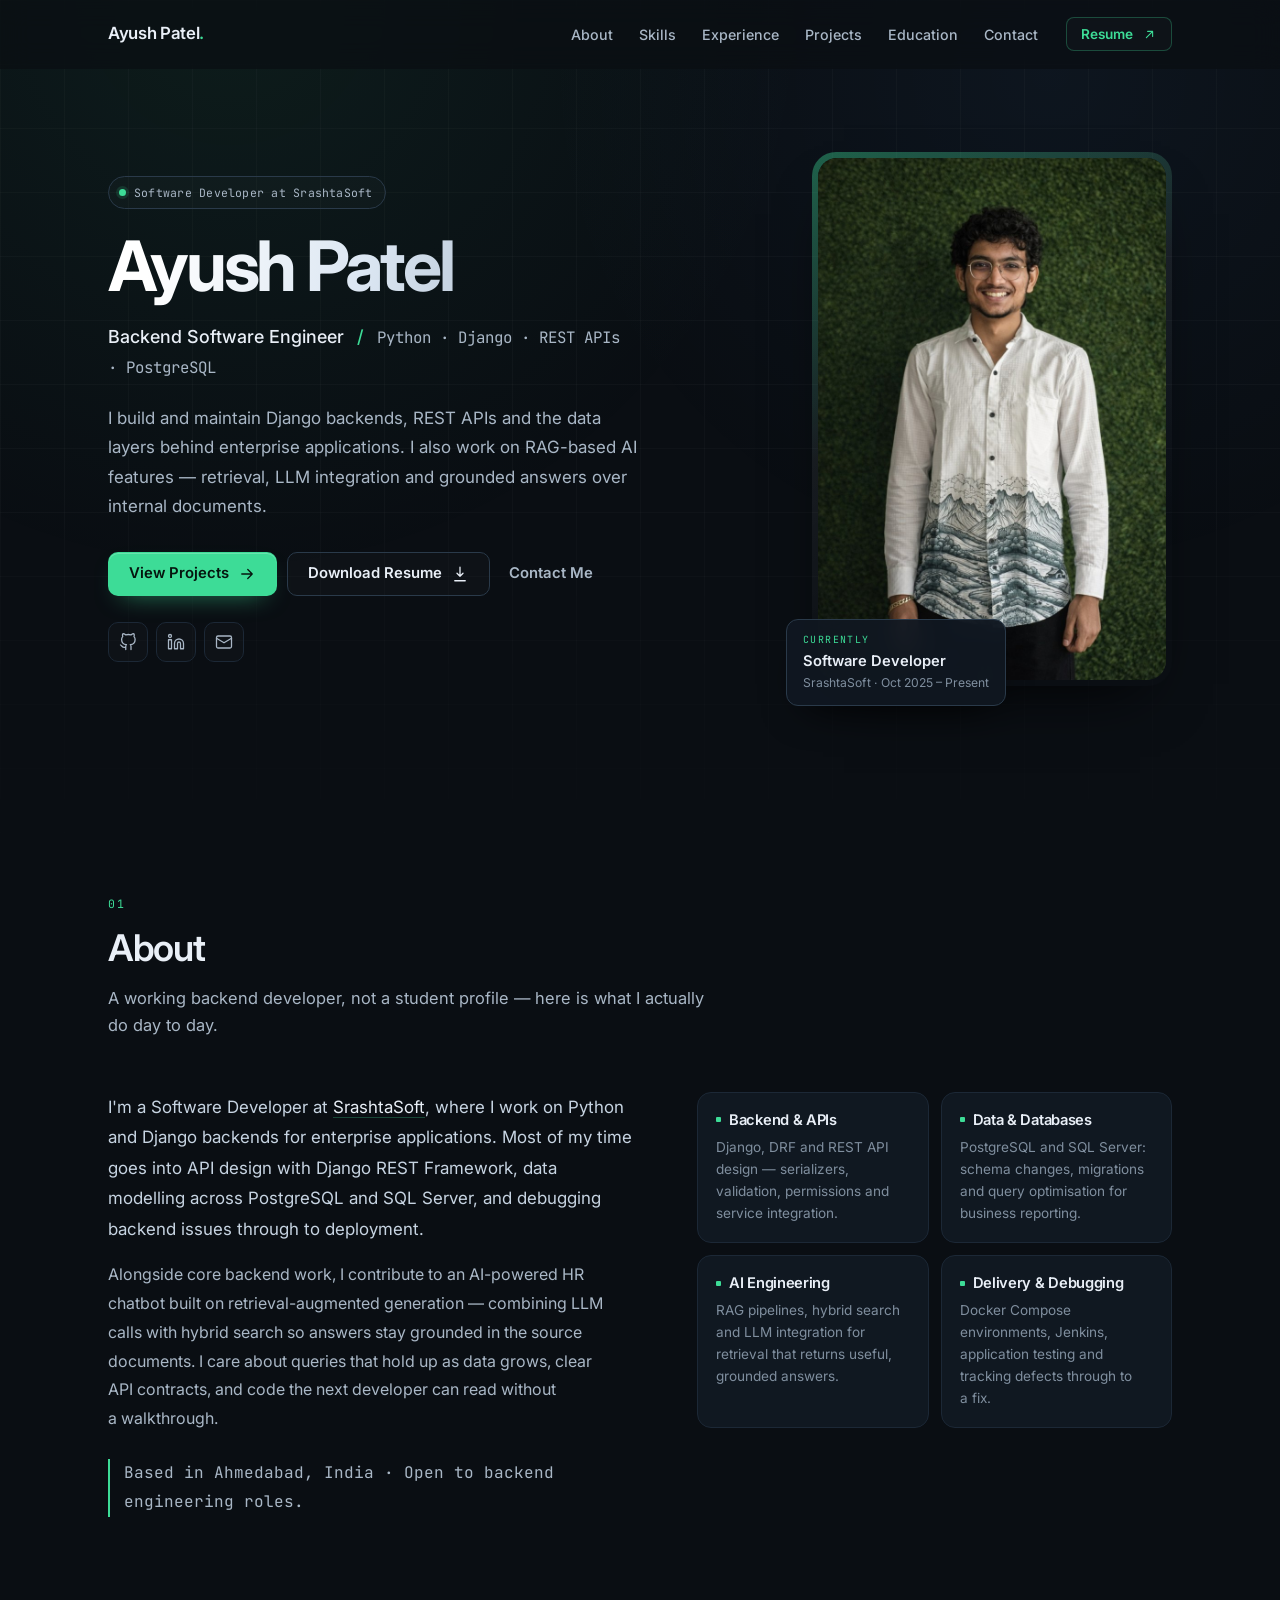
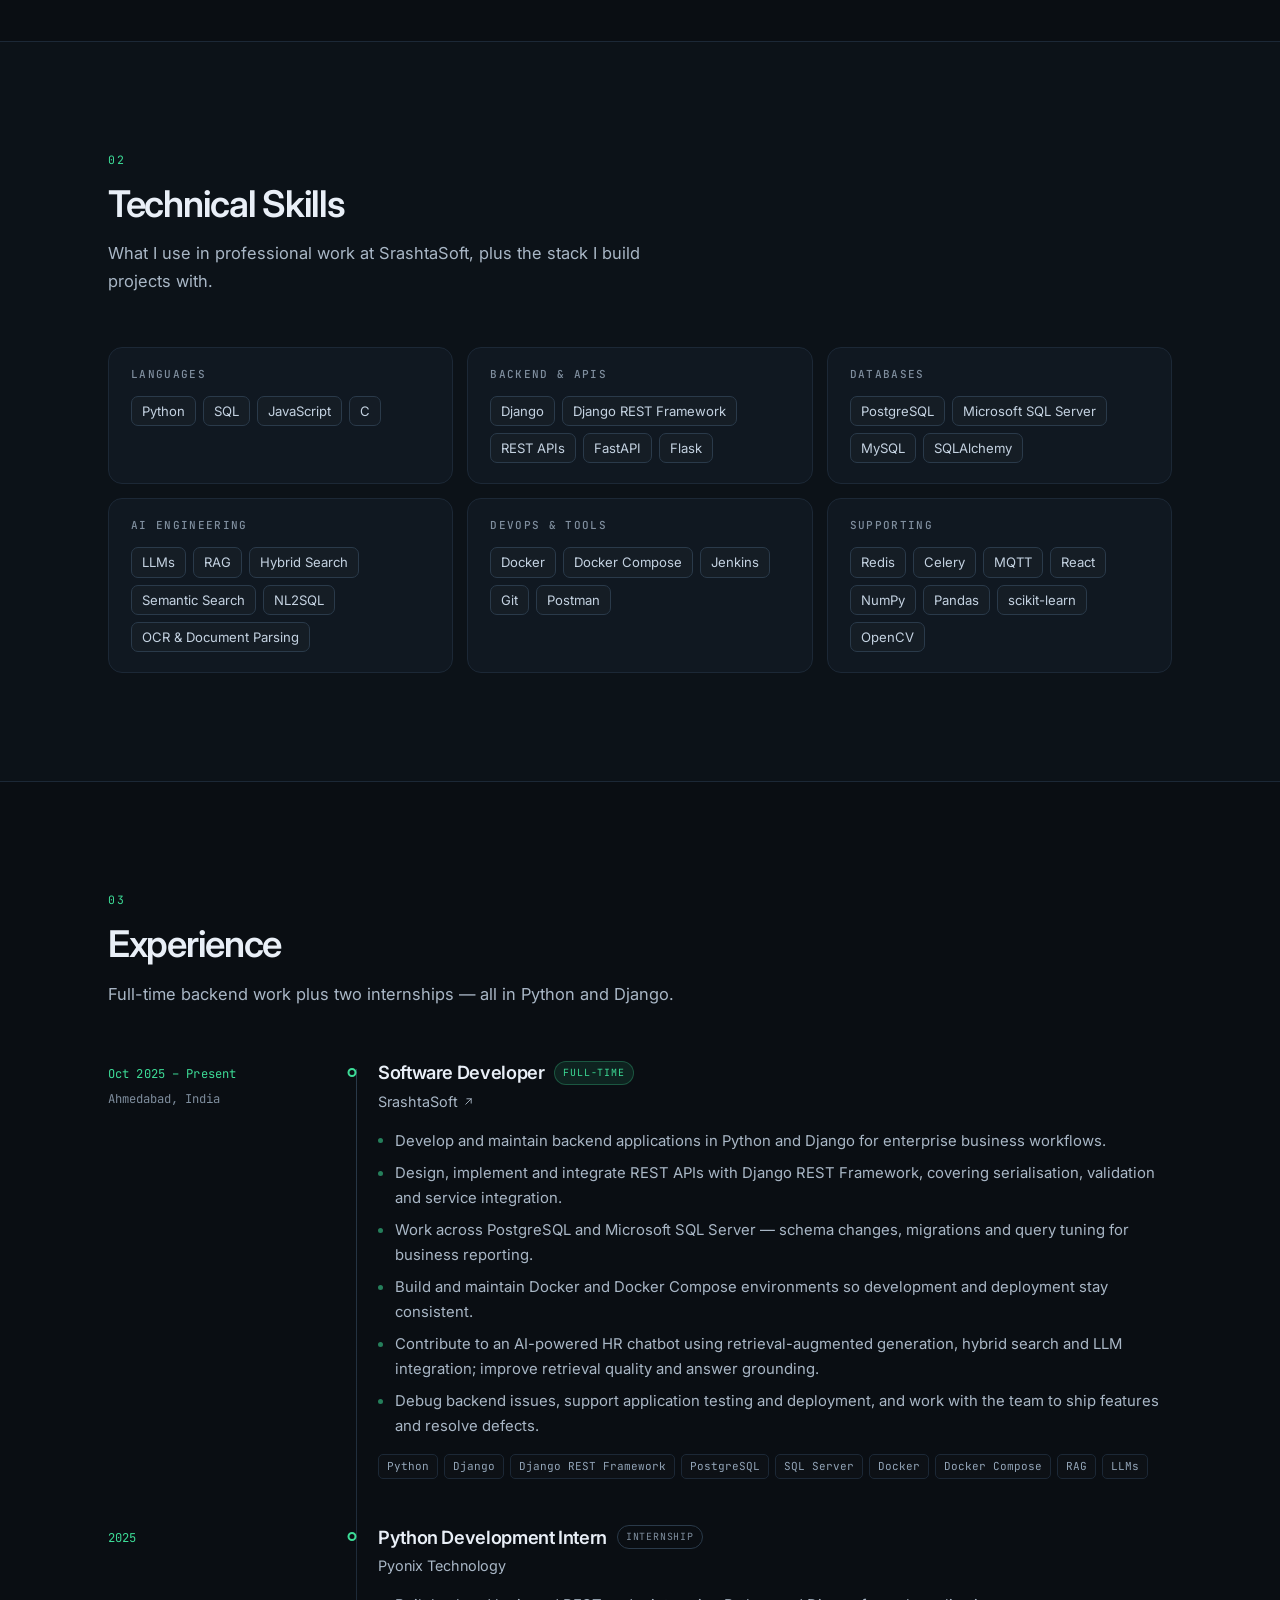
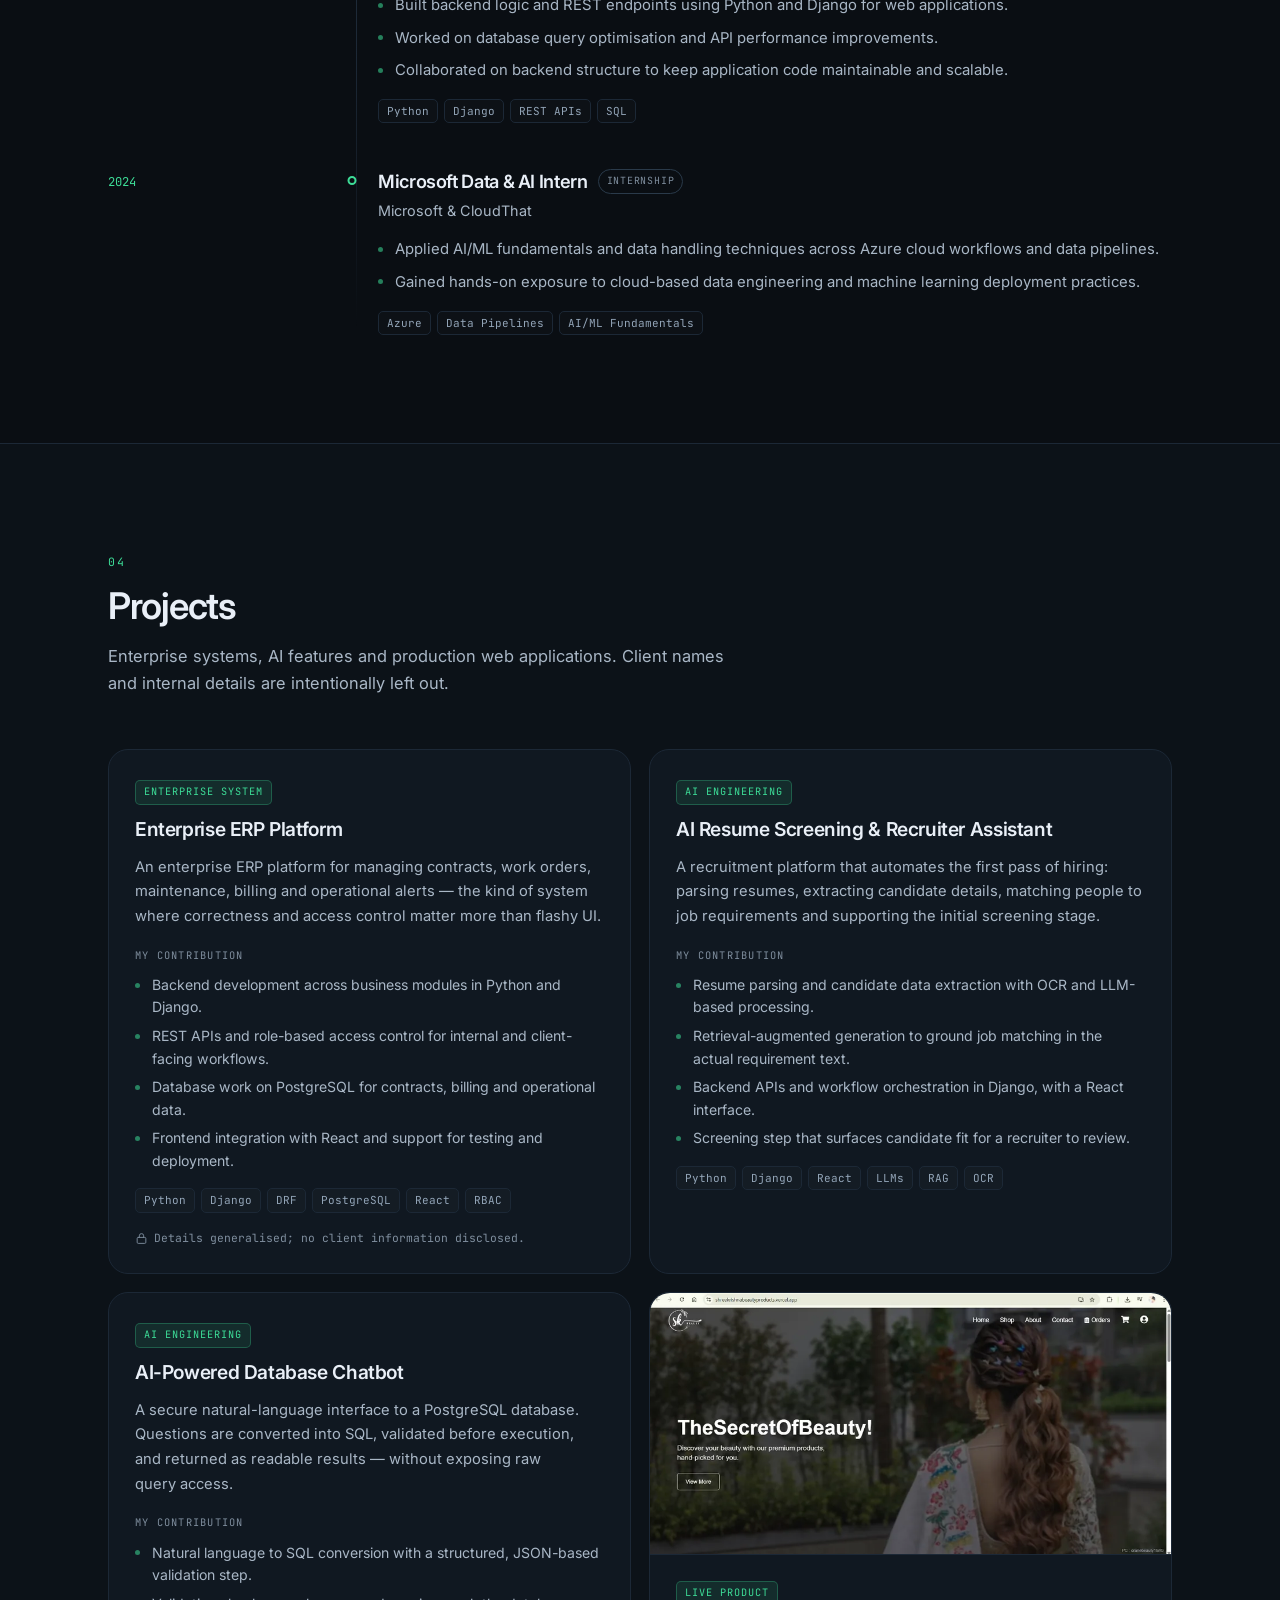
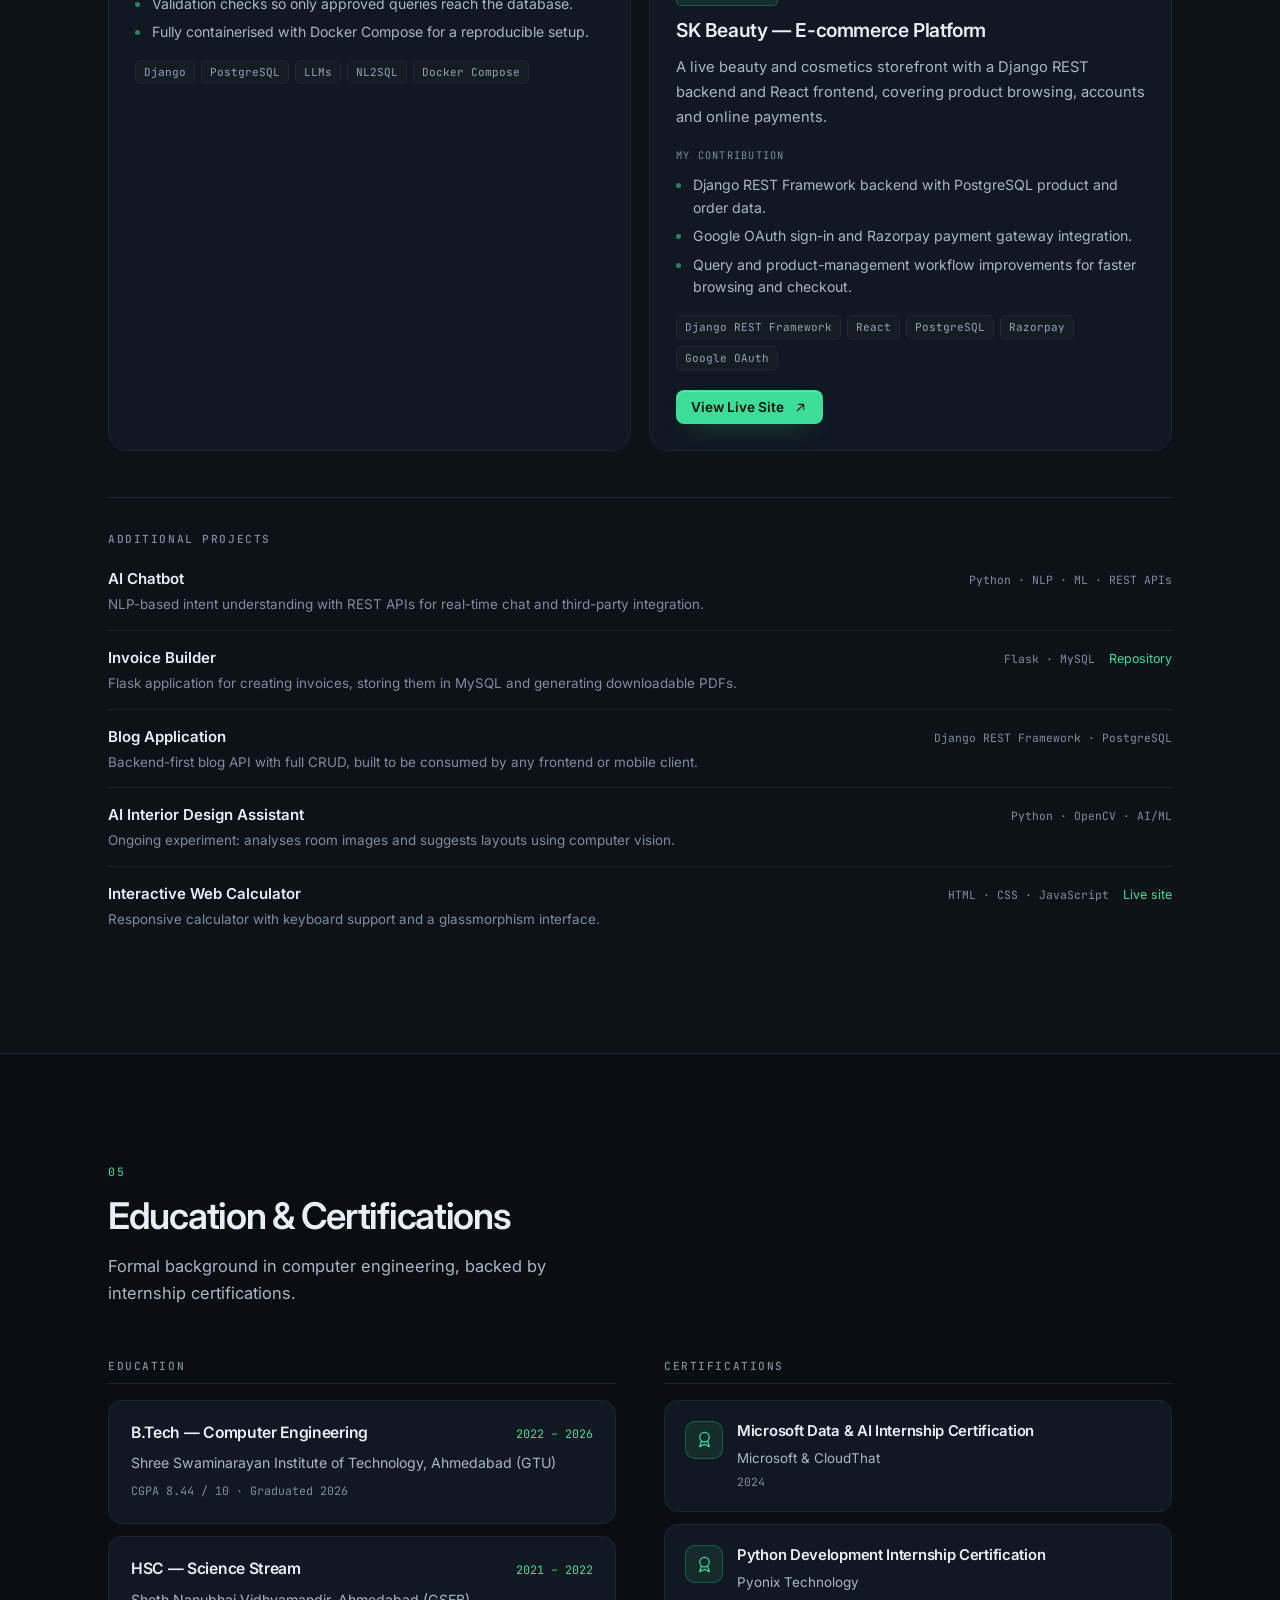
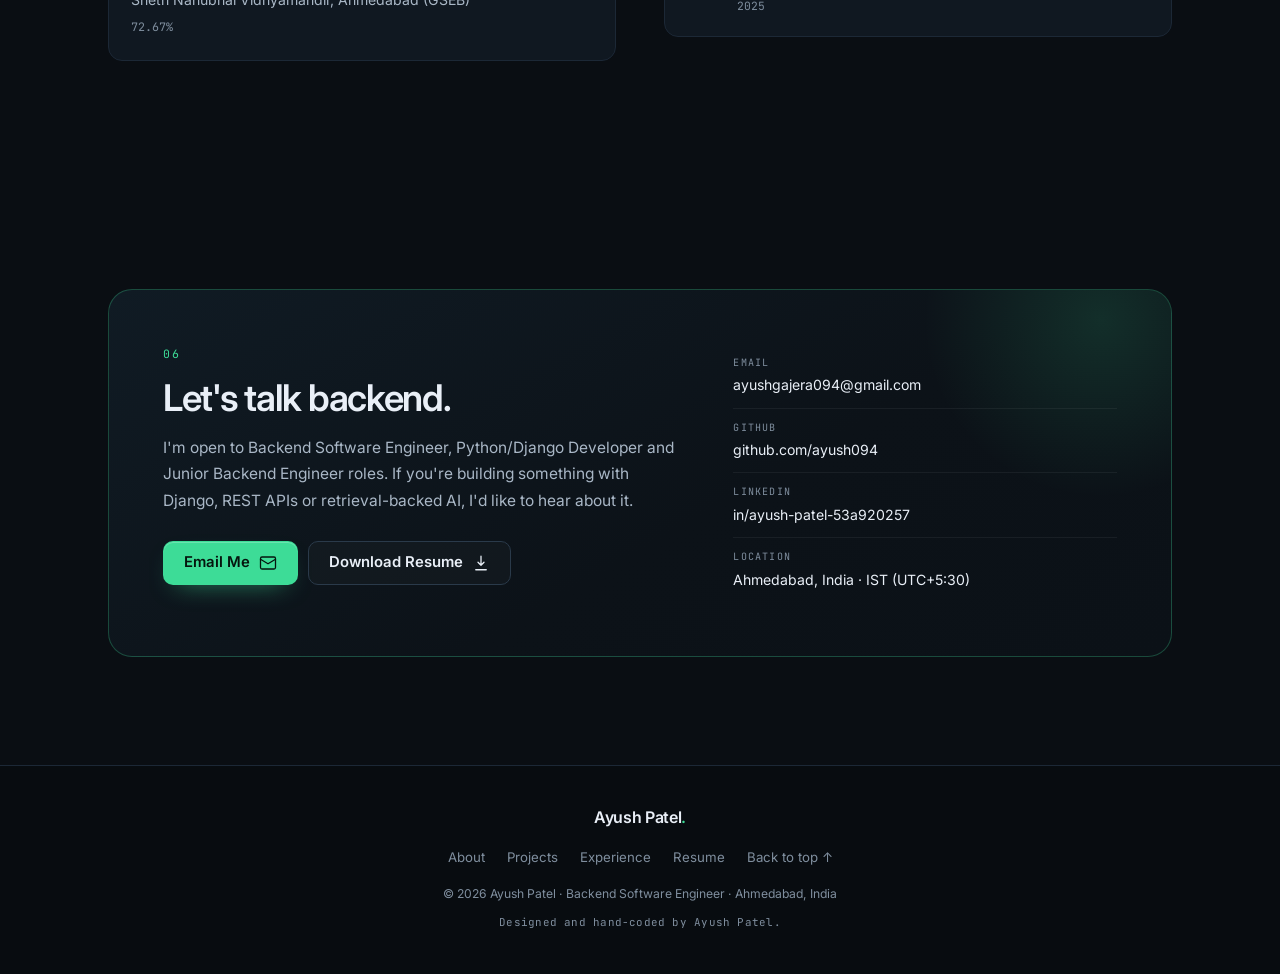
<file: index.html>
<!DOCTYPE html>
<html lang="en">

<head>
    <meta charset="UTF-8">
    <meta name="viewport" content="width=device-width, initial-scale=1.0">

    <title>Ayush Patel — Backend Software Engineer | Python &amp; Django</title>
    <meta name="description"
        content="Ayush Patel is a backend software developer in Ahmedabad, India. Django and DRF backends, REST APIs, PostgreSQL data layers and RAG/LLM integration at SrashtaSoft.">
    <meta name="author" content="Ayush Patel">
    <link rel="canonical" href="https://buildwithayush.in/">
    <meta name="theme-color" content="#0a0e13">
    <meta name="robots" content="index, follow">

    <!-- Open Graph -->
    <meta property="og:type" content="website">
    <meta property="og:locale" content="en_IN">
    <meta property="og:site_name" content="Ayush Patel">
    <meta property="og:title" content="Ayush Patel — Backend Software Engineer">
    <meta property="og:description"
        content="Python and Django backend developer working on REST APIs, PostgreSQL/SQL Server data layers and RAG-based AI features at SrashtaSoft.">
    <meta property="og:url" content="https://buildwithayush.in/">
    <meta property="og:image" content="https://buildwithayush.in/assets/og-image.png">
    <meta property="og:image:width" content="1200">
    <meta property="og:image:height" content="630">
    <meta property="og:image:alt" content="Ayush Patel — Backend Software Engineer, Python, Django, REST APIs, PostgreSQL">

    <!-- Twitter -->
    <meta name="twitter:card" content="summary_large_image">
    <meta name="twitter:title" content="Ayush Patel — Backend Software Engineer">
    <meta name="twitter:description"
        content="Python and Django backend developer working on REST APIs, PostgreSQL/SQL Server data layers and RAG-based AI features at SrashtaSoft.">
    <meta name="twitter:image" content="https://buildwithayush.in/assets/og-image.png">

    <!-- Icons -->
    <link rel="icon" href="assets/favicon.svg" type="image/svg+xml">
    <link rel="icon" href="assets/favicon-32.png" sizes="32x32" type="image/png">
    <link rel="apple-touch-icon" href="assets/apple-touch-icon.png">
    <link rel="manifest" href="site.webmanifest">

    <!-- Fonts -->
    <link rel="preconnect" href="https://fonts.googleapis.com">
    <link rel="preconnect" href="https://fonts.gstatic.com" crossorigin>
    <link
        href="https://fonts.googleapis.com/css2?family=Inter:wght@400;500;600;700&family=JetBrains+Mono:wght@400;500&display=swap"
        rel="stylesheet">

    <link rel="stylesheet" href="styles.css">
    <script>document.documentElement.classList.add('js');</script>

    <script type="application/ld+json">
    {
        "@context": "https://schema.org",
        "@type": "Person",
        "name": "Ayush Patel",
        "description": "Backend software developer in Ahmedabad, India, building Django and DRF backends, REST APIs and PostgreSQL data layers.",
        "mainEntityOfPage": {
            "@type": "WebPage",
            "@id": "https://buildwithayush.in/"
        },
        "url": "https://buildwithayush.in/",
        "image": "https://buildwithayush.in/assets/profile.jpg",
        "email": "mailto:ayushgajera094@gmail.com",
        "jobTitle": "Software Developer",
        "worksFor": {
            "@type": "Organization",
            "name": "SrashtaSoft",
            "url": "https://srashtasoft.com/"
        },
        "address": {
            "@type": "PostalAddress",
            "addressLocality": "Ahmedabad",
            "addressRegion": "Gujarat",
            "addressCountry": "IN"
        },
        "alumniOf": {
            "@type": "CollegeOrUniversity",
            "name": "Shree Swaminarayan Institute of Technology, Ahmedabad (GTU)"
        },
        "knowsAbout": [
            "Python", "Django", "Django REST Framework", "REST API development",
            "PostgreSQL", "Microsoft SQL Server", "Docker", "Retrieval-Augmented Generation",
            "Large Language Models", "Hybrid Search"
        ],
        "sameAs": [
            "https://github.com/ayush094",
            "https://www.linkedin.com/in/ayush-patel-53a920257"
        ]
    }
    </script>
</head>

<body id="top">
    <a class="skip-link" href="#main">Skip to content</a>

    <div class="cursor-glow" aria-hidden="true"></div>
    <div class="cursor-ring" aria-hidden="true"></div>

    <header class="site-header">
        <div class="container header-inner">
            <a class="brand" href="#top" aria-label="Ayush Patel — home">
                Ayush Patel<span class="brand-dot" aria-hidden="true">.</span>
            </a>

            <nav class="nav" id="primary-nav" aria-label="Primary">
                <ul class="nav-list">
                    <li><a href="#about">About</a></li>
                    <li><a href="#skills">Skills</a></li>
                    <li><a href="#experience">Experience</a></li>
                    <li><a href="#projects">Projects</a></li>
                    <li><a href="#education">Education</a></li>
                    <li><a href="#contact">Contact</a></li>
                </ul>
                <a class="btn btn-sm btn-outline nav-resume" href="assets/Ayush_Patel_Resume.pdf" target="_blank"
                    rel="noopener noreferrer">
                    Resume
                    <svg class="icon" viewBox="0 0 24 24" aria-hidden="true" focusable="false">
                        <path d="M7 17 17 7M9 7h8v8" />
                    </svg>
                </a>
            </nav>

            <button class="nav-toggle" id="nav-toggle" type="button" aria-expanded="false"
                aria-controls="primary-nav" aria-label="Open navigation menu">
                <span class="nav-toggle-bar" aria-hidden="true"></span>
                <span class="nav-toggle-bar" aria-hidden="true"></span>
            </button>
        </div>
    </header>

    <main id="main">

        <!-- Hero -->
        <section class="hero" aria-labelledby="hero-title">
            <div class="container hero-grid">
                <div class="hero-copy">
                    <p class="eyebrow">
                        <span class="status-dot" aria-hidden="true"></span>
                        Software Developer at SrashtaSoft
                    </p>

                    <h1 id="hero-title">Ayush Patel</h1>

                    <p class="hero-role">
                        Backend Software Engineer
                        <span class="hero-role-sep" aria-hidden="true">/</span>
                        <span class="hero-role-stack">Python · Django · REST APIs · PostgreSQL</span>
                    </p>

                    <p class="hero-summary">
                        I build and maintain Django backends, REST APIs and the data layers behind enterprise
                        applications. I also work on RAG-based AI features — retrieval, LLM integration and grounded
                        answers over internal documents.
                    </p>

                    <div class="hero-actions">
                        <a class="btn btn-primary" href="#projects">
                            View Projects
                            <svg class="icon" viewBox="0 0 24 24" aria-hidden="true" focusable="false">
                                <path d="M5 12h14m0 0-6-6m6 6-6 6" />
                            </svg>
                        </a>
                        <a class="btn btn-outline" href="assets/Ayush_Patel_Resume.pdf" download>
                            Download Resume
                            <svg class="icon" viewBox="0 0 24 24" aria-hidden="true" focusable="false">
                                <path d="M12 3v12m0 0 4-4m-4 4-4-4M5 21h14" />
                            </svg>
                        </a>
                        <a class="btn btn-ghost" href="#contact">Contact Me</a>
                    </div>

                    <div class="hero-social">
                        <a class="icon-link" href="https://github.com/ayush094" target="_blank"
                            rel="noopener noreferrer me" aria-label="GitHub profile (opens in a new tab)">
                            <svg viewBox="0 0 24 24" aria-hidden="true" focusable="false">
                                <path
                                    d="M9 19c-5 1.5-5-2.5-7-3m14 6v-3.87a3.37 3.37 0 0 0-.94-2.61c3.14-.35 6.44-1.54 6.44-7A5.44 5.44 0 0 0 20 4.77 5.07 5.07 0 0 0 19.91 1S18.73.65 16 2.48a13.38 13.38 0 0 0-7 0C6.27.65 5.09 1 5.09 1A5.07 5.07 0 0 0 5 4.77a5.44 5.44 0 0 0-1.5 3.78c0 5.42 3.3 6.61 6.44 7A3.37 3.37 0 0 0 9 18.13V22" />
                            </svg>
                        </a>
                        <a class="icon-link" href="https://www.linkedin.com/in/ayush-patel-53a920257" target="_blank"
                            rel="noopener noreferrer me" aria-label="LinkedIn profile (opens in a new tab)">
                            <svg viewBox="0 0 24 24" aria-hidden="true" focusable="false">
                                <path d="M16 8a6 6 0 0 1 6 6v7h-4v-7a2 2 0 0 0-4 0v7h-4v-7a6 6 0 0 1 6-6z" />
                                <rect x="2" y="9" width="4" height="12" />
                                <circle cx="4" cy="4" r="2" />
                            </svg>
                        </a>
                        <a class="icon-link" href="mailto:ayushgajera094@gmail.com" aria-label="Send an email">
                            <svg viewBox="0 0 24 24" aria-hidden="true" focusable="false">
                                <rect x="2" y="4" width="20" height="16" rx="2" />
                                <path d="m2 7 10 6 10-6" />
                            </svg>
                        </a>
                    </div>
                </div>

                <div class="hero-aside">
                    <div class="portrait-frame">
                        <img class="portrait" src="assets/profile.jpg" width="760" height="1140"
                            alt="Portrait of Ayush Patel" fetchpriority="high" decoding="async">
                    </div>
                    <div class="current-card">
                        <span class="current-label">Currently</span>
                        <p class="current-role">Software Developer</p>
                        <p class="current-meta">SrashtaSoft · Oct 2025 – Present</p>
                    </div>
                </div>
            </div>
        </section>

        <!-- About -->
        <section class="section" id="about" aria-labelledby="about-title">
            <div class="container">
                <div class="section-head">
                    <p class="section-index" aria-hidden="true">01</p>
                    <h2 id="about-title">About</h2>
                    <p class="section-lead">
                        A working backend developer, not a student profile — here is what I actually do day to day.
                    </p>
                </div>

                <div class="about-grid">
                    <div class="about-copy">
                        <p>
                            I'm a Software Developer at <a href="https://srashtasoft.com/" target="_blank"
                                rel="noopener noreferrer">SrashtaSoft</a>, where I work on Python and Django backends
                            for enterprise applications. Most of my time goes into API design with Django REST
                            Framework, data modelling across PostgreSQL and SQL Server, and debugging backend issues
                            through to deployment.
                        </p>
                        <p>
                            Alongside core backend work, I contribute to an AI-powered HR chatbot built on
                            retrieval-augmented generation — combining LLM calls with hybrid search so answers stay
                            grounded in the source documents. I care about queries that hold up as data grows, clear
                            API contracts, and code the next developer can read without a walkthrough.
                        </p>
                        <p class="about-note">
                            Based in Ahmedabad, India · Open to backend engineering roles.
                        </p>
                    </div>

                    <div class="focus-grid">
                        <article class="focus-card">
                            <h3>Backend &amp; APIs</h3>
                            <p>Django, DRF and REST API design — serializers, validation, permissions and service
                                integration.</p>
                        </article>
                        <article class="focus-card">
                            <h3>Data &amp; Databases</h3>
                            <p>PostgreSQL and SQL Server: schema changes, migrations and query optimisation for
                                business reporting.</p>
                        </article>
                        <article class="focus-card">
                            <h3>AI Engineering</h3>
                            <p>RAG pipelines, hybrid search and LLM integration for retrieval that returns useful,
                                grounded answers.</p>
                        </article>
                        <article class="focus-card">
                            <h3>Delivery &amp; Debugging</h3>
                            <p>Docker Compose environments, Jenkins, application testing and tracking defects through
                                to a fix.</p>
                        </article>
                    </div>
                </div>
            </div>
        </section>

        <!-- Skills -->
        <section class="section section-alt" id="skills" aria-labelledby="skills-title">
            <div class="container">
                <div class="section-head">
                    <p class="section-index" aria-hidden="true">02</p>
                    <h2 id="skills-title">Technical Skills</h2>
                    <p class="section-lead">
                        What I use in professional work at SrashtaSoft, plus the stack I build projects with.
                    </p>
                </div>

                <div class="skills-grid">
                    <article class="skill-card">
                        <h3>Languages</h3>
                        <ul class="chip-list">
                            <li>Python</li>
                            <li>SQL</li>
                            <li>JavaScript</li>
                            <li>C</li>
                        </ul>
                    </article>

                    <article class="skill-card">
                        <h3>Backend &amp; APIs</h3>
                        <ul class="chip-list">
                            <li>Django</li>
                            <li>Django REST Framework</li>
                            <li>REST APIs</li>
                            <li>FastAPI</li>
                            <li>Flask</li>
                        </ul>
                    </article>

                    <article class="skill-card">
                        <h3>Databases</h3>
                        <ul class="chip-list">
                            <li>PostgreSQL</li>
                            <li>Microsoft SQL Server</li>
                            <li>MySQL</li>
                            <li>SQLAlchemy</li>
                        </ul>
                    </article>

                    <article class="skill-card">
                        <h3>AI Engineering</h3>
                        <ul class="chip-list">
                            <li>LLMs</li>
                            <li>RAG</li>
                            <li>Hybrid Search</li>
                            <li>Semantic Search</li>
                            <li>NL2SQL</li>
                            <li>OCR &amp; Document Parsing</li>
                        </ul>
                    </article>

                    <article class="skill-card">
                        <h3>DevOps &amp; Tools</h3>
                        <ul class="chip-list">
                            <li>Docker</li>
                            <li>Docker Compose</li>
                            <li>Jenkins</li>
                            <li>Git</li>
                            <li>Postman</li>
                        </ul>
                    </article>

                    <article class="skill-card">
                        <h3>Supporting</h3>
                        <ul class="chip-list">
                            <li>Redis</li>
                            <li>Celery</li>
                            <li>MQTT</li>
                            <li>React</li>
                            <li>NumPy</li>
                            <li>Pandas</li>
                            <li>scikit-learn</li>
                            <li>OpenCV</li>
                        </ul>
                    </article>
                </div>
            </div>
        </section>

        <!-- Experience -->
        <section class="section" id="experience" aria-labelledby="experience-title">
            <div class="container">
                <div class="section-head">
                    <p class="section-index" aria-hidden="true">03</p>
                    <h2 id="experience-title">Experience</h2>
                    <p class="section-lead">
                        Full-time backend work plus two internships — all in Python and Django.
                    </p>
                </div>

                <ol class="timeline">
                    <li class="timeline-item">
                        <div class="timeline-meta">
                            <span class="timeline-period">Oct 2025 – Present</span>
                            <span class="timeline-place">Ahmedabad, India</span>
                        </div>
                        <div class="timeline-body">
                            <div class="timeline-head">
                                <h3>Software Developer</h3>
                                <span class="pill pill-accent">Full-time</span>
                            </div>
                            <p class="timeline-company">
                                <a href="https://srashtasoft.com/" target="_blank" rel="noopener noreferrer">
                                    SrashtaSoft
                                    <svg class="icon icon-xs" viewBox="0 0 24 24" aria-hidden="true"
                                        focusable="false">
                                        <path d="M7 17 17 7M9 7h8v8" />
                                    </svg>
                                </a>
                            </p>
                            <ul class="bullet-list">
                                <li>Develop and maintain backend applications in Python and Django for enterprise
                                    business workflows.</li>
                                <li>Design, implement and integrate REST APIs with Django REST Framework, covering
                                    serialisation, validation and service integration.</li>
                                <li>Work across PostgreSQL and Microsoft SQL Server — schema changes, migrations and
                                    query tuning for business reporting.</li>
                                <li>Build and maintain Docker and Docker Compose environments so development and
                                    deployment stay consistent.</li>
                                <li>Contribute to an AI-powered HR chatbot using retrieval-augmented generation, hybrid
                                    search and LLM integration; improve retrieval quality and answer grounding.</li>
                                <li>Debug backend issues, support application testing and deployment, and work with the
                                    team to ship features and resolve defects.</li>
                            </ul>
                            <ul class="tech-list" aria-label="Technologies used">
                                <li>Python</li>
                                <li>Django</li>
                                <li>Django REST Framework</li>
                                <li>PostgreSQL</li>
                                <li>SQL Server</li>
                                <li>Docker</li>
                                <li>Docker Compose</li>
                                <li>RAG</li>
                                <li>LLMs</li>
                            </ul>
                        </div>
                    </li>

                    <li class="timeline-item">
                        <div class="timeline-meta">
                            <span class="timeline-period">2025</span>
                        </div>
                        <div class="timeline-body">
                            <div class="timeline-head">
                                <h3>Python Development Intern</h3>
                                <span class="pill">Internship</span>
                            </div>
                            <p class="timeline-company">Pyonix Technology</p>
                            <ul class="bullet-list">
                                <li>Built backend logic and REST endpoints using Python and Django for web
                                    applications.</li>
                                <li>Worked on database query optimisation and API performance improvements.</li>
                                <li>Collaborated on backend structure to keep application code maintainable and
                                    scalable.</li>
                            </ul>
                            <ul class="tech-list" aria-label="Technologies used">
                                <li>Python</li>
                                <li>Django</li>
                                <li>REST APIs</li>
                                <li>SQL</li>
                            </ul>
                        </div>
                    </li>

                    <li class="timeline-item">
                        <div class="timeline-meta">
                            <span class="timeline-period">2024</span>
                        </div>
                        <div class="timeline-body">
                            <div class="timeline-head">
                                <h3>Microsoft Data &amp; AI Intern</h3>
                                <span class="pill">Internship</span>
                            </div>
                            <p class="timeline-company">Microsoft &amp; CloudThat</p>
                            <ul class="bullet-list">
                                <li>Applied AI/ML fundamentals and data handling techniques across Azure cloud
                                    workflows and data pipelines.</li>
                                <li>Gained hands-on exposure to cloud-based data engineering and machine learning
                                    deployment practices.</li>
                            </ul>
                            <ul class="tech-list" aria-label="Technologies used">
                                <li>Azure</li>
                                <li>Data Pipelines</li>
                                <li>AI/ML Fundamentals</li>
                            </ul>
                        </div>
                    </li>
                </ol>
            </div>
        </section>

        <!-- Projects -->
        <section class="section section-alt" id="projects" aria-labelledby="projects-title">
            <div class="container">
                <div class="section-head">
                    <p class="section-index" aria-hidden="true">04</p>
                    <h2 id="projects-title">Projects</h2>
                    <p class="section-lead">
                        Enterprise systems, AI features and production web applications. Client names and internal
                        details are intentionally left out.
                    </p>
                </div>

                <div class="projects-grid">
                    <article class="project-card">
                        <div class="project-top">
                            <span class="project-type">Enterprise system</span>
                            <h3 class="project-title">Enterprise ERP Platform</h3>
                        </div>
                        <p class="project-desc">
                            An enterprise ERP platform for managing contracts, work orders, maintenance, billing and
                            operational alerts — the kind of system where correctness and access control matter more
                            than flashy UI.
                        </p>
                        <p class="project-label">My contribution</p>
                        <ul class="bullet-list bullet-list-sm">
                            <li>Backend development across business modules in Python and Django.</li>
                            <li>REST APIs and role-based access control for internal and client-facing workflows.</li>
                            <li>Database work on PostgreSQL for contracts, billing and operational data.</li>
                            <li>Frontend integration with React and support for testing and deployment.</li>
                        </ul>
                        <ul class="tech-list" aria-label="Technologies used">
                            <li>Python</li>
                            <li>Django</li>
                            <li>DRF</li>
                            <li>PostgreSQL</li>
                            <li>React</li>
                            <li>RBAC</li>
                        </ul>
                        <p class="project-note">
                            <svg class="icon icon-xs" viewBox="0 0 24 24" aria-hidden="true" focusable="false">
                                <rect x="4" y="10" width="16" height="11" rx="2" />
                                <path d="M8 10V7a4 4 0 0 1 8 0v3" />
                            </svg>
                            Details generalised; no client information disclosed.
                        </p>
                    </article>

                    <article class="project-card">
                        <div class="project-top">
                            <span class="project-type">AI engineering</span>
                            <h3 class="project-title">AI Resume Screening &amp; Recruiter Assistant</h3>
                        </div>
                        <p class="project-desc">
                            A recruitment platform that automates the first pass of hiring: parsing resumes, extracting
                            candidate details, matching people to job requirements and supporting the initial screening
                            stage.
                        </p>
                        <p class="project-label">My contribution</p>
                        <ul class="bullet-list bullet-list-sm">
                            <li>Resume parsing and candidate data extraction with OCR and LLM-based processing.</li>
                            <li>Retrieval-augmented generation to ground job matching in the actual requirement text.</li>
                            <li>Backend APIs and workflow orchestration in Django, with a React interface.</li>
                            <li>Screening step that surfaces candidate fit for a recruiter to review.</li>
                        </ul>
                        <ul class="tech-list" aria-label="Technologies used">
                            <li>Python</li>
                            <li>Django</li>
                            <li>React</li>
                            <li>LLMs</li>
                            <li>RAG</li>
                            <li>OCR</li>
                        </ul>
                    </article>

                    <article class="project-card">
                        <div class="project-top">
                            <span class="project-type">AI engineering</span>
                            <h3 class="project-title">AI-Powered Database Chatbot</h3>
                        </div>
                        <p class="project-desc">
                            A secure natural-language interface to a PostgreSQL database. Questions are converted into
                            SQL, validated before execution, and returned as readable results — without exposing raw
                            query access.
                        </p>
                        <p class="project-label">My contribution</p>
                        <ul class="bullet-list bullet-list-sm">
                            <li>Natural language to SQL conversion with a structured, JSON-based validation step.</li>
                            <li>Validation checks so only approved queries reach the database.</li>
                            <li>Fully containerised with Docker Compose for a reproducible setup.</li>
                        </ul>
                        <ul class="tech-list" aria-label="Technologies used">
                            <li>Django</li>
                            <li>PostgreSQL</li>
                            <li>LLMs</li>
                            <li>NL2SQL</li>
                            <li>Docker Compose</li>
                        </ul>
                    </article>

                    <article class="project-card">
                        <a class="project-media" href="https://shreekrishnabeautyproducts.vercel.app/" target="_blank"
                            rel="noopener noreferrer" aria-label="Open the SK Beauty live site (opens in a new tab)">
                            <picture>
                                <source srcset="assets/shree-krishna-preview.webp" type="image/webp">
                                <img src="assets/shree-krishna-preview.png" width="900" height="450"
                                    alt="Screenshot of the SK Beauty e-commerce storefront" loading="lazy"
                                    decoding="async">
                            </picture>
                        </a>
                        <div class="project-top">
                            <span class="project-type">Live product</span>
                            <h3 class="project-title">SK Beauty — E-commerce Platform</h3>
                        </div>
                        <p class="project-desc">
                            A live beauty and cosmetics storefront with a Django REST backend and React frontend,
                            covering product browsing, accounts and online payments.
                        </p>
                        <p class="project-label">My contribution</p>
                        <ul class="bullet-list bullet-list-sm">
                            <li>Django REST Framework backend with PostgreSQL product and order data.</li>
                            <li>Google OAuth sign-in and Razorpay payment gateway integration.</li>
                            <li>Query and product-management workflow improvements for faster browsing and checkout.</li>
                        </ul>
                        <ul class="tech-list" aria-label="Technologies used">
                            <li>Django REST Framework</li>
                            <li>React</li>
                            <li>PostgreSQL</li>
                            <li>Razorpay</li>
                            <li>Google OAuth</li>
                        </ul>
                        <div class="project-links">
                            <a class="btn btn-sm btn-primary" href="https://shreekrishnabeautyproducts.vercel.app/"
                                target="_blank" rel="noopener noreferrer">
                                View Live Site
                                <svg class="icon icon-xs" viewBox="0 0 24 24" aria-hidden="true" focusable="false">
                                    <path d="M7 17 17 7M9 7h8v8" />
                                </svg>
                            </a>
                        </div>
                    </article>
                </div>

                <div class="more-projects">
                    <h3 class="more-title">Additional projects</h3>
                    <ul class="more-list">
                        <li>
                            <div>
                                <p class="more-name">AI Chatbot</p>
                                <p class="more-desc">NLP-based intent understanding with REST APIs for real-time chat
                                    and third-party integration.</p>
                            </div>
                            <p class="more-tech">Python · NLP · ML · REST APIs</p>
                        </li>
                        <li>
                            <div>
                                <p class="more-name">Invoice Builder</p>
                                <p class="more-desc">Flask application for creating invoices, storing them in MySQL and
                                    generating downloadable PDFs.</p>
                            </div>
                            <div class="more-links">
                                <span class="more-tech">Flask · MySQL</span>
                                <a href="https://github.com/ayush094/INVOICE_BUILDER" target="_blank"
                                    rel="noopener noreferrer">Repository</a>
                            </div>
                        </li>
                        <li>
                            <div>
                                <p class="more-name">Blog Application</p>
                                <p class="more-desc">Backend-first blog API with full CRUD, built to be consumed by any
                                    frontend or mobile client.</p>
                            </div>
                            <p class="more-tech">Django REST Framework · PostgreSQL</p>
                        </li>
                        <li>
                            <div>
                                <p class="more-name">AI Interior Design Assistant</p>
                                <p class="more-desc">Ongoing experiment: analyses room images and suggests layouts using
                                    computer vision.</p>
                            </div>
                            <p class="more-tech">Python · OpenCV · AI/ML</p>
                        </li>
                        <li>
                            <div>
                                <p class="more-name">Interactive Web Calculator</p>
                                <p class="more-desc">Responsive calculator with keyboard support and a glassmorphism
                                    interface.</p>
                            </div>
                            <div class="more-links">
                                <span class="more-tech">HTML · CSS · JavaScript</span>
                                <a href="https://ayush094.github.io/calculator/" target="_blank"
                                    rel="noopener noreferrer">Live site</a>
                            </div>
                        </li>
                    </ul>
                </div>
            </div>
        </section>

        <!-- Education & certifications -->
        <section class="section" id="education" aria-labelledby="education-title">
            <div class="container">
                <div class="section-head">
                    <p class="section-index" aria-hidden="true">05</p>
                    <h2 id="education-title">Education &amp; Certifications</h2>
                    <p class="section-lead">Formal background in computer engineering, backed by internship
                        certifications.</p>
                </div>

                <div class="edu-grid">
                    <div class="edu-column">
                        <h3 class="column-title">Education</h3>

                        <article class="edu-card">
                            <div class="edu-head">
                                <h4>B.Tech — Computer Engineering</h4>
                                <span class="edu-period">2022 – 2026</span>
                            </div>
                            <p class="edu-school">Shree Swaminarayan Institute of Technology, Ahmedabad (GTU)</p>
                            <p class="edu-meta">CGPA 8.44 / 10 · Graduated 2026</p>
                        </article>

                        <article class="edu-card">
                            <div class="edu-head">
                                <h4>HSC — Science Stream</h4>
                                <span class="edu-period">2021 – 2022</span>
                            </div>
                            <p class="edu-school">Sheth Nanubhai Vidhyamandir, Ahmedabad (GSEB)</p>
                            <p class="edu-meta">72.67%</p>
                        </article>
                    </div>

                    <div class="edu-column">
                        <h3 class="column-title">Certifications</h3>

                        <article class="cert-card">
                            <div class="cert-icon" aria-hidden="true">
                                <svg viewBox="0 0 24 24" focusable="false">
                                    <circle cx="12" cy="9" r="6" />
                                    <path d="m8 14-2 7 6-3 6 3-2-7" />
                                </svg>
                            </div>
                            <div>
                                <h4>Microsoft Data &amp; AI Internship Certification</h4>
                                <p class="cert-issuer">Microsoft &amp; CloudThat</p>
                                <p class="cert-year">2024</p>
                            </div>
                        </article>

                        <article class="cert-card">
                            <div class="cert-icon" aria-hidden="true">
                                <svg viewBox="0 0 24 24" focusable="false">
                                    <circle cx="12" cy="9" r="6" />
                                    <path d="m8 14-2 7 6-3 6 3-2-7" />
                                </svg>
                            </div>
                            <div>
                                <h4>Python Development Internship Certification</h4>
                                <p class="cert-issuer">Pyonix Technology</p>
                                <p class="cert-year">2025</p>
                            </div>
                        </article>
                    </div>
                </div>
            </div>
        </section>

        <!-- Contact -->
        <section class="section contact-section" id="contact" aria-labelledby="contact-title">
            <div class="container">
                <div class="contact-panel">
                    <div class="contact-copy">
                        <p class="section-index" aria-hidden="true">06</p>
                        <h2 id="contact-title">Let's talk backend.</h2>
                        <p class="contact-lead">
                            I'm open to Backend Software Engineer, Python/Django Developer and Junior Backend Engineer
                            roles. If you're building something with Django, REST APIs or retrieval-backed AI, I'd like
                            to hear about it.
                        </p>
                        <div class="contact-actions">
                            <a class="btn btn-primary" href="mailto:ayushgajera094@gmail.com">
                                Email Me
                                <svg class="icon" viewBox="0 0 24 24" aria-hidden="true" focusable="false">
                                    <rect x="2" y="4" width="20" height="16" rx="2" />
                                    <path d="m2 7 10 6 10-6" />
                                </svg>
                            </a>
                            <a class="btn btn-outline" href="assets/Ayush_Patel_Resume.pdf" download>
                                Download Resume
                                <svg class="icon" viewBox="0 0 24 24" aria-hidden="true" focusable="false">
                                    <path d="M12 3v12m0 0 4-4m-4 4-4-4M5 21h14" />
                                </svg>
                            </a>
                        </div>
                    </div>

                    <div class="contact-details">
                        <a class="contact-row" href="mailto:ayushgajera094@gmail.com">
                            <span class="contact-label">Email</span>
                            <span class="contact-value">ayushgajera094@gmail.com</span>
                        </a>
                        <a class="contact-row" href="https://github.com/ayush094" target="_blank"
                            rel="noopener noreferrer me">
                            <span class="contact-label">GitHub</span>
                            <span class="contact-value">github.com/ayush094</span>
                        </a>
                        <a class="contact-row" href="https://www.linkedin.com/in/ayush-patel-53a920257" target="_blank"
                            rel="noopener noreferrer me">
                            <span class="contact-label">LinkedIn</span>
                            <span class="contact-value">in/ayush-patel-53a920257</span>
                        </a>
                        <div class="contact-row contact-row-static">
                            <span class="contact-label">Location</span>
                            <span class="contact-value">Ahmedabad, India · IST (UTC+5:30)</span>
                        </div>
                    </div>
                </div>
            </div>
        </section>
    </main>

    <footer class="site-footer">
        <div class="container footer-inner">
            <p class="footer-brand">Ayush Patel<span class="brand-dot" aria-hidden="true">.</span></p>
            <nav class="footer-nav" aria-label="Footer">
                <a href="#about">About</a>
                <a href="#projects">Projects</a>
                <a href="#experience">Experience</a>
                <a href="assets/Ayush_Patel_Resume.pdf" target="_blank" rel="noopener noreferrer">Resume</a>
                <a href="#top">Back to top ↑</a>
            </nav>
            <p class="footer-meta">© <span id="year">2026</span> Ayush Patel · Backend Software Engineer · Ahmedabad,
                India</p>
            <p class="footer-signature">Designed and hand-coded by Ayush Patel.</p>
        </div>
    </footer>

    <script src="script.js" defer></script>
</body>

</html>
</file>
<file: styles.css>
/* ==========================================================================
   Ayush Patel — Portfolio
   Design system, layout and components. No frameworks, no build step.
   ========================================================================== */

:root {
    /* Colour */
    --bg: #0a0e13;
    --bg-alt: #0c1218;
    --surface: #101821;
    --surface-2: #14202b;
    --border: #1c2836;
    --border-strong: #2a3a4a;
    --border-soft: rgba(255, 255, 255, 0.055);

    --text: #e9eff7;
    --text-soft: #a9b7c6;
    --text-dim: #7f8e9e;

    --accent: #3ddc97;
    --accent-bright: #56e9a8;
    --accent-soft: rgba(61, 220, 151, 0.1);
    --accent-border: rgba(61, 220, 151, 0.28);

    /* Type */
    --font-sans: 'Inter', -apple-system, BlinkMacSystemFont, 'Segoe UI', Roboto, Helvetica, Arial, sans-serif;
    --font-mono: 'JetBrains Mono', 'SFMono-Regular', Consolas, 'Liberation Mono', Menlo, monospace;

    /* Layout */
    --max-width: 1120px;
    --gutter: clamp(18px, 4vw, 28px);
    --section-space: clamp(64px, 8.5vw, 108px);
    --radius-sm: 8px;
    --radius: 14px;
    --radius-lg: 20px;

    --ease: cubic-bezier(0.2, 0.7, 0.2, 1);
}

/* --------------------------------------------------------------------------
   Reset & base
   -------------------------------------------------------------------------- */

*,
*::before,
*::after {
    box-sizing: border-box;
    margin: 0;
    padding: 0;
}

html {
    scroll-behavior: smooth;
    -webkit-text-size-adjust: 100%;
    overflow-x: clip;
}

body {
    background-color: var(--bg);
    color: var(--text);
    font-family: var(--font-sans);
    font-size: 16px;
    line-height: 1.65;
    -webkit-font-smoothing: antialiased;
    -moz-osx-font-smoothing: grayscale;
    overflow-x: hidden;
}

/* Subtle grid + glow backdrop */
body::before {
    content: "";
    position: fixed;
    inset: 0;
    z-index: -1;
    pointer-events: none;
    background-image:
        radial-gradient(circle at 18% 0%, rgba(61, 220, 151, 0.07), transparent 42%),
        radial-gradient(circle at 82% 8%, rgba(88, 166, 255, 0.05), transparent 38%),
        linear-gradient(rgba(255, 255, 255, 0.022) 1px, transparent 1px),
        linear-gradient(90deg, rgba(255, 255, 255, 0.022) 1px, transparent 1px);
    background-size: auto, auto, 64px 64px, 64px 64px;
    mask-image: linear-gradient(to bottom, #000 0%, #000 55%, transparent 100%);
    -webkit-mask-image: linear-gradient(to bottom, #000 0%, #000 55%, transparent 100%);
}

img,
svg {
    display: block;
    max-width: 100%;
}

a {
    color: inherit;
    text-decoration: none;
}

ul,
ol {
    list-style: none;
}

h1,
h2,
h3,
h4 {
    color: var(--text);
    font-weight: 600;
    line-height: 1.25;
    letter-spacing: -0.02em;
}

p {
    text-wrap: pretty;
}

::selection {
    background: var(--accent);
    color: #04140c;
}

:focus-visible {
    outline: 2px solid var(--accent);
    outline-offset: 3px;
    border-radius: 4px;
}

[id] {
    scroll-margin-top: 92px;
}

.container {
    width: 100%;
    max-width: var(--max-width);
    margin-inline: auto;
    padding-inline: var(--gutter);
}

.skip-link {
    position: absolute;
    top: -100%;
    left: 16px;
    z-index: 2000;
    padding: 10px 16px;
    border-radius: 0 0 var(--radius-sm) var(--radius-sm);
    background: var(--accent);
    color: #04140c;
    font-weight: 600;
    transition: top 0.2s var(--ease);
}

.skip-link:focus {
    top: 0;
}

/* --------------------------------------------------------------------------
   Cursor accent (fine pointers only, disabled for reduced motion)
   -------------------------------------------------------------------------- */

.cursor-glow,
.cursor-ring {
    position: fixed;
    top: 0;
    left: 0;
    z-index: 9998;
    border-radius: 50%;
    pointer-events: none;
    opacity: 0;
    will-change: transform, opacity;
}

.cursor-glow {
    width: 360px;
    height: 360px;
    margin: -180px 0 0 -180px;
    background: radial-gradient(circle, rgba(61, 220, 151, 0.13) 0%, rgba(61, 220, 151, 0.05) 42%, rgba(61, 220, 151, 0) 70%);
    mix-blend-mode: screen;
    transition: opacity 0.4s var(--ease);
}

.cursor-ring {
    width: 26px;
    height: 26px;
    margin: -13px 0 0 -13px;
    border: 1px solid rgba(61, 220, 151, 0.6);
    background: rgba(61, 220, 151, 0.04);
    box-shadow: 0 0 18px rgba(61, 220, 151, 0.18);
    transition: opacity 0.3s var(--ease), width 0.25s var(--ease), height 0.25s var(--ease),
        margin 0.25s var(--ease), border-color 0.25s var(--ease), background-color 0.25s var(--ease);
}

.cursor-glow.is-visible,
.cursor-ring.is-visible {
    opacity: 1;
}

.cursor-ring.is-interactive {
    width: 46px;
    height: 46px;
    margin: -23px 0 0 -23px;
    border-color: var(--accent);
    background: rgba(61, 220, 151, 0.08);
    box-shadow: 0 0 26px rgba(61, 220, 151, 0.28);
}

.cursor-glow.is-interactive {
    opacity: 1;
}

@media (pointer: coarse),
(prefers-reduced-motion: reduce) {
    .cursor-glow,
    .cursor-ring {
        display: none;
    }
}

.icon {
    width: 18px;
    height: 18px;
    flex: none;
    fill: none;
    stroke: currentColor;
    stroke-width: 1.7;
    stroke-linecap: round;
    stroke-linejoin: round;
}

.icon-xs {
    width: 13px;
    height: 13px;
}

/* --------------------------------------------------------------------------
   Buttons
   -------------------------------------------------------------------------- */

.btn {
    display: inline-flex;
    align-items: center;
    justify-content: center;
    gap: 9px;
    padding: 12px 20px;
    border: 1px solid transparent;
    border-radius: 10px;
    font-family: var(--font-sans);
    font-size: 0.93rem;
    font-weight: 600;
    line-height: 1.2;
    white-space: nowrap;
    cursor: pointer;
    transition: background-color 0.2s var(--ease), border-color 0.2s var(--ease),
        color 0.2s var(--ease), transform 0.2s var(--ease), box-shadow 0.2s var(--ease);
}

.btn-primary {
    background: var(--accent);
    color: #05150e;
    box-shadow: inset 0 1px 0 rgba(255, 255, 255, 0.22), 0 10px 26px -14px rgba(61, 220, 151, 0.75);
}

.btn-primary:hover {
    background: var(--accent-bright);
    transform: translateY(-1px);
    box-shadow: inset 0 1px 0 rgba(255, 255, 255, 0.25), 0 14px 30px -14px rgba(61, 220, 151, 0.9);
}

.btn-outline {
    border-color: var(--border-strong);
    background: rgba(255, 255, 255, 0.02);
    color: var(--text);
}

.btn-outline:hover {
    border-color: var(--accent-border);
    background: var(--accent-soft);
    color: var(--accent);
}

.btn-ghost {
    padding-inline: 8px;
    color: var(--text-soft);
    background: transparent;
}

.btn-ghost:hover {
    color: var(--accent);
}

.btn-sm {
    padding: 8px 14px;
    border-radius: 8px;
    font-size: 0.85rem;
}

.btn-sm .icon {
    width: 15px;
    height: 15px;
}

/* --------------------------------------------------------------------------
   Header & navigation
   -------------------------------------------------------------------------- */

.site-header {
    position: sticky;
    top: 0;
    z-index: 1000;
    background: rgba(10, 14, 19, 0.72);
    border-bottom: 1px solid transparent;
    backdrop-filter: blur(14px);
    -webkit-backdrop-filter: blur(14px);
    transition: background-color 0.25s var(--ease), border-color 0.25s var(--ease),
        box-shadow 0.25s var(--ease);
}

.site-header.is-scrolled {
    background: rgba(10, 14, 19, 0.92);
    border-bottom-color: var(--border);
    box-shadow: 0 12px 30px -24px rgba(0, 0, 0, 0.9);
}

.header-inner {
    display: flex;
    align-items: center;
    justify-content: space-between;
    gap: 24px;
    height: 68px;
}

.brand {
    font-size: 1.05rem;
    font-weight: 600;
    letter-spacing: -0.02em;
    white-space: nowrap;
}

.brand-dot {
    color: var(--accent);
}

.nav {
    display: flex;
    align-items: center;
    gap: 28px;
}

.nav-list {
    display: flex;
    align-items: center;
    gap: 26px;
}

.nav-list a {
    position: relative;
    padding-block: 4px;
    color: var(--text-soft);
    font-size: 0.89rem;
    font-weight: 500;
    transition: color 0.2s var(--ease);
}

.nav-list a::after {
    content: "";
    position: absolute;
    left: 0;
    right: 0;
    bottom: -2px;
    height: 1px;
    background: var(--accent);
    transform: scaleX(0);
    transform-origin: left;
    transition: transform 0.25s var(--ease);
}

.nav-list a:hover,
.nav-list a.is-active {
    color: var(--text);
}

.nav-list a:hover::after,
.nav-list a.is-active::after {
    transform: scaleX(1);
}

.nav-resume {
    border-color: var(--accent-border);
    color: var(--accent);
}

.nav-resume:hover {
    background: var(--accent);
    border-color: var(--accent);
    color: #05150e;
}

.nav-toggle {
    display: none;
    place-items: center;
    width: 42px;
    height: 42px;
    padding: 0;
    border: 1px solid var(--border-strong);
    border-radius: 10px;
    background: rgba(255, 255, 255, 0.02);
    color: var(--text);
    cursor: pointer;
}

.nav-toggle-bar {
    position: relative;
    display: block;
    width: 18px;
    height: 1.5px;
    background: currentColor;
    border-radius: 2px;
    transition: transform 0.25s var(--ease), opacity 0.2s var(--ease);
}

.nav-toggle-bar+.nav-toggle-bar {
    margin-top: 6px;
}

.nav-toggle[aria-expanded="true"] .nav-toggle-bar:first-child {
    transform: translateY(3.75px) rotate(45deg);
}

.nav-toggle[aria-expanded="true"] .nav-toggle-bar:last-child {
    transform: translateY(-3.75px) rotate(-45deg);
}

body.nav-open {
    overflow: hidden;
}

body.nav-open::after {
    content: "";
    position: fixed;
    inset: 0;
    z-index: 900;
    background: rgba(4, 8, 12, 0.65);
    backdrop-filter: blur(3px);
    -webkit-backdrop-filter: blur(3px);
}

/* --------------------------------------------------------------------------
   Hero
   -------------------------------------------------------------------------- */

.hero {
    position: relative;
    padding-block: clamp(44px, 6.5vw, 84px) clamp(56px, 8vw, 100px);
    overflow: hidden;
}

.hero-grid {
    display: grid;
    grid-template-columns: minmax(0, 1.12fr) minmax(0, 0.88fr);
    align-items: center;
    gap: clamp(36px, 5vw, 72px);
}

.hero-copy {
    animation: fade-up 0.7s var(--ease) both;
}

.eyebrow {
    display: inline-flex;
    align-items: center;
    gap: 8px;
    margin-bottom: 22px;
    padding: 6px 12px 6px 10px;
    border: 1px solid var(--border-strong);
    border-radius: 999px;
    background: rgba(255, 255, 255, 0.02);
    color: var(--text-soft);
    font-family: var(--font-mono);
    font-size: 0.72rem;
    letter-spacing: 0.02em;
}

.status-dot {
    width: 7px;
    height: 7px;
    border-radius: 50%;
    background: var(--accent);
    box-shadow: 0 0 0 3px rgba(61, 220, 151, 0.14);
    animation: pulse 2.6s var(--ease) infinite;
}

.hero h1 {
    font-size: clamp(2.75rem, 6.2vw, 4.35rem);
    font-weight: 700;
    line-height: 1.02;
    letter-spacing: -0.045em;
    background: linear-gradient(100deg, #ffffff 8%, #dbe6f2 46%, #93a4b7 100%);
    -webkit-background-clip: text;
    background-clip: text;
    -webkit-text-fill-color: transparent;
    color: transparent;
    padding-bottom: 0.06em;
}

.hero-role {
    margin-top: 16px;
    font-size: clamp(1rem, 1.7vw, 1.12rem);
    font-weight: 500;
    color: var(--text);
}

.hero-role-sep {
    margin-inline: 8px;
    color: var(--accent);
}

.hero-role-stack {
    font-family: var(--font-mono);
    font-size: 0.88em;
    font-weight: 400;
    color: var(--text-soft);
}

.hero-summary {
    max-width: 56ch;
    margin-block: 22px 30px;
    color: var(--text-soft);
    font-size: clamp(0.98rem, 1.4vw, 1.06rem);
    line-height: 1.75;
}

.hero-actions {
    display: flex;
    flex-wrap: wrap;
    align-items: center;
    gap: 10px;
}

.hero-social {
    display: flex;
    gap: 8px;
    margin-top: 26px;
}

.icon-link {
    display: grid;
    place-items: center;
    width: 40px;
    height: 40px;
    border: 1px solid var(--border);
    border-radius: 10px;
    background: rgba(255, 255, 255, 0.02);
    color: var(--text-soft);
    transition: color 0.2s var(--ease), border-color 0.2s var(--ease),
        background-color 0.2s var(--ease), transform 0.2s var(--ease);
}

.icon-link svg {
    width: 18px;
    height: 18px;
    fill: none;
    stroke: currentColor;
    stroke-width: 1.7;
    stroke-linecap: round;
    stroke-linejoin: round;
}

.icon-link:hover {
    color: var(--accent);
    border-color: var(--accent-border);
    background: var(--accent-soft);
    transform: translateY(-2px);
}

.hero-aside {
    position: relative;
    justify-self: end;
    width: min(100%, 360px);
    animation: fade-up 0.7s var(--ease) 0.12s both;
}

.portrait-frame {
    padding: 6px;
    border-radius: 24px;
    background: linear-gradient(150deg, rgba(61, 220, 151, 0.4), rgba(255, 255, 255, 0.06) 42%, transparent 78%);
    box-shadow: 0 30px 60px -32px rgba(0, 0, 0, 0.95);
}

.portrait {
    width: 100%;
    height: auto;
    aspect-ratio: 2 / 3;
    object-fit: cover;
    object-position: center 18%;
    border-radius: 19px;
    background: var(--surface);
}

.current-card {
    position: absolute;
    left: -26px;
    bottom: -20px;
    padding: 12px 16px;
    border: 1px solid var(--border-strong);
    border-radius: 12px;
    background: rgba(16, 24, 33, 0.94);
    box-shadow: 0 18px 40px -20px rgba(0, 0, 0, 0.9);
    backdrop-filter: blur(10px);
    -webkit-backdrop-filter: blur(10px);
}

.current-label {
    display: block;
    margin-bottom: 4px;
    color: var(--accent);
    font-family: var(--font-mono);
    font-size: 0.62rem;
    letter-spacing: 0.14em;
    text-transform: uppercase;
}

.current-role {
    font-size: 0.92rem;
    font-weight: 600;
    line-height: 1.3;
}

.current-meta {
    margin-top: 2px;
    color: var(--text-dim);
    font-size: 0.76rem;
}

/* --------------------------------------------------------------------------
   Section scaffolding
   -------------------------------------------------------------------------- */

.section {
    position: relative;
    padding-block: var(--section-space);
}

.section-alt {
    background: var(--bg-alt);
    border-block: 1px solid var(--border);
}

.section-head {
    max-width: 760px;
    margin-bottom: clamp(32px, 4.5vw, 52px);
}

.section-index {
    margin-bottom: 12px;
    color: var(--accent);
    font-family: var(--font-mono);
    font-size: 0.72rem;
    letter-spacing: 0.18em;
}

.section-head h2,
.contact-copy h2 {
    font-size: clamp(1.72rem, 3.4vw, 2.3rem);
    font-weight: 600;
    letter-spacing: -0.035em;
}

.section-lead {
    max-width: 62ch;
    margin-top: 14px;
    color: var(--text-soft);
    font-size: clamp(0.96rem, 1.4vw, 1.03rem);
}

/* --------------------------------------------------------------------------
   About
   -------------------------------------------------------------------------- */

.about-grid {
    display: grid;
    grid-template-columns: minmax(0, 1.05fr) minmax(0, 0.95fr);
    gap: clamp(32px, 5vw, 64px);
    align-items: start;
}

.about-copy p {
    margin-bottom: 16px;
    color: var(--text-soft);
    font-size: 1rem;
    line-height: 1.8;
}

.about-copy p:first-child {
    color: #c7d4e2;
    font-size: 1.06rem;
}

.about-copy a {
    color: var(--text);
    border-bottom: 1px solid var(--accent-border);
    transition: color 0.2s var(--ease), border-color 0.2s var(--ease);
}

.about-copy a:hover {
    color: var(--accent);
    border-color: var(--accent);
}

.about-note {
    margin-top: 26px;
    padding-left: 14px;
    border-left: 2px solid var(--accent);
    color: var(--text-dim);
    font-family: var(--font-mono);
    font-size: 0.78rem;
    line-height: 1.6;
}

.focus-grid {
    display: grid;
    grid-template-columns: repeat(2, minmax(0, 1fr));
    gap: 12px;
}

.focus-card {
    padding: 18px;
    border: 1px solid var(--border);
    border-radius: var(--radius);
    background: var(--surface);
    transition: border-color 0.25s var(--ease), background-color 0.25s var(--ease),
        transform 0.25s var(--ease);
}

.focus-card:hover {
    border-color: var(--accent-border);
    background: var(--surface-2);
    transform: translateY(-2px);
}

.focus-card h3 {
    display: flex;
    align-items: center;
    gap: 8px;
    margin-bottom: 7px;
    font-size: 0.92rem;
    font-weight: 600;
}

.focus-card h3::before {
    content: "";
    width: 5px;
    height: 5px;
    border-radius: 1px;
    background: var(--accent);
}

.focus-card p {
    color: var(--text-dim);
    font-size: 0.85rem;
    line-height: 1.62;
}

/* --------------------------------------------------------------------------
   Skills
   -------------------------------------------------------------------------- */

.skills-grid {
    display: grid;
    grid-template-columns: repeat(3, minmax(0, 1fr));
    gap: 14px;
}

.skill-card {
    padding: 20px 22px;
    border: 1px solid var(--border);
    border-radius: var(--radius);
    background: var(--surface);
    transition: border-color 0.25s var(--ease), background-color 0.25s var(--ease);
}

.skill-card:hover {
    border-color: var(--border-strong);
    background: var(--surface-2);
}

.skill-card h3 {
    margin-bottom: 14px;
    color: var(--text-dim);
    font-family: var(--font-mono);
    font-size: 0.69rem;
    font-weight: 500;
    letter-spacing: 0.12em;
    text-transform: uppercase;
}

.chip-list {
    display: flex;
    flex-wrap: wrap;
    gap: 7px;
}

.chip-list li {
    padding: 5px 10px;
    border: 1px solid var(--border-strong);
    border-radius: 7px;
    background: rgba(255, 255, 255, 0.02);
    color: #c4d2e1;
    font-size: 0.82rem;
    line-height: 1.4;
}

/* --------------------------------------------------------------------------
   Experience
   -------------------------------------------------------------------------- */

.timeline {
    --meta-col: 200px;
    --col-gap: 44px;
    position: relative;
}

.timeline::before {
    content: "";
    position: absolute;
    top: 8px;
    bottom: 8px;
    left: calc(var(--meta-col) + var(--col-gap) + 4px);
    width: 1px;
    background: linear-gradient(to bottom, var(--border-strong), var(--border) 70%, transparent);
}

.timeline-item {
    display: grid;
    grid-template-columns: var(--meta-col) minmax(0, 1fr);
    gap: var(--col-gap);
    padding-bottom: 46px;
}

.timeline-item:last-child {
    padding-bottom: 0;
}

.timeline-meta {
    display: flex;
    flex-direction: column;
    gap: 5px;
    padding-top: 3px;
    font-family: var(--font-mono);
    font-size: 0.76rem;
}

.timeline-period {
    color: var(--accent);
    letter-spacing: 0.01em;
}

.timeline-place {
    color: var(--text-dim);
}

.timeline-body {
    position: relative;
    padding-left: 26px;
}

.timeline-body::before {
    content: "";
    position: absolute;
    top: 7px;
    left: 0;
    width: 9px;
    height: 9px;
    border: 2px solid var(--accent);
    border-radius: 50%;
    background: var(--bg);
    transform: translateX(-50%);
}

.timeline-head {
    display: flex;
    flex-wrap: wrap;
    align-items: center;
    gap: 10px;
}

.timeline-head h3 {
    font-size: 1.14rem;
    font-weight: 600;
}

.pill {
    padding: 3px 8px;
    border: 1px solid var(--border-strong);
    border-radius: 999px;
    color: var(--text-dim);
    font-family: var(--font-mono);
    font-size: 0.62rem;
    letter-spacing: 0.08em;
    text-transform: uppercase;
}

.pill-accent {
    border-color: var(--accent-border);
    background: var(--accent-soft);
    color: var(--accent);
}

.timeline-company {
    margin-block: 5px 15px;
    color: var(--text-soft);
    font-size: 0.9rem;
}

.timeline-company a {
    display: inline-flex;
    align-items: center;
    gap: 4px;
    transition: color 0.2s var(--ease);
}

.timeline-company a:hover {
    color: var(--accent);
}

.bullet-list li {
    position: relative;
    margin-bottom: 8px;
    padding-left: 17px;
    color: var(--text-soft);
    font-size: 0.93rem;
    line-height: 1.65;
}

.bullet-list li:last-child {
    margin-bottom: 0;
}

.bullet-list li::before {
    content: "";
    position: absolute;
    top: 0.63em;
    left: 0;
    width: 5px;
    height: 5px;
    border-radius: 50%;
    background: rgba(61, 220, 151, 0.55);
}

.bullet-list-sm li {
    margin-bottom: 6px;
    font-size: 0.88rem;
    line-height: 1.6;
}

.tech-list {
    display: flex;
    flex-wrap: wrap;
    gap: 6px;
    margin-top: 16px;
}

.tech-list li {
    padding: 3px 8px;
    border: 1px solid var(--border);
    border-radius: 5px;
    background: rgba(255, 255, 255, 0.015);
    color: #93a5b8;
    font-family: var(--font-mono);
    font-size: 0.69rem;
    line-height: 1.5;
}

/* --------------------------------------------------------------------------
   Projects
   -------------------------------------------------------------------------- */

.projects-grid {
    display: grid;
    grid-template-columns: repeat(2, minmax(0, 1fr));
    gap: 18px;
}

.project-card {
    display: flex;
    flex-direction: column;
    padding: 26px;
    border: 1px solid var(--border);
    border-radius: var(--radius-lg);
    background: var(--surface);
    transition: border-color 0.28s var(--ease), transform 0.28s var(--ease),
        box-shadow 0.28s var(--ease);
}

.project-card:hover {
    border-color: rgba(61, 220, 151, 0.26);
    transform: translateY(-3px);
    box-shadow: 0 26px 50px -30px rgba(0, 0, 0, 0.95);
}

.project-media {
    display: block;
    margin: -26px -26px 22px;
    overflow: hidden;
    border-bottom: 1px solid var(--border);
    border-radius: var(--radius-lg) var(--radius-lg) 0 0;
    background: #0b1219;
}

.project-media img {
    width: 100%;
    height: auto;
    aspect-ratio: 2 / 1;
    object-fit: cover;
    transition: transform 0.6s var(--ease), opacity 0.3s var(--ease);
}

.project-media:hover img {
    transform: scale(1.03);
    opacity: 0.94;
}

.project-type {
    display: inline-block;
    margin-bottom: 12px;
    padding: 3px 8px;
    border: 1px solid var(--accent-border);
    border-radius: 5px;
    background: var(--accent-soft);
    color: var(--accent);
    font-family: var(--font-mono);
    font-size: 0.64rem;
    letter-spacing: 0.1em;
    text-transform: uppercase;
}

.project-title {
    margin-bottom: 12px;
    font-size: 1.2rem;
    font-weight: 600;
    line-height: 1.32;
}

.project-desc {
    margin-bottom: 18px;
    color: var(--text-soft);
    font-size: 0.92rem;
    line-height: 1.68;
}

.project-label {
    margin-bottom: 10px;
    color: var(--text-dim);
    font-family: var(--font-mono);
    font-size: 0.65rem;
    letter-spacing: 0.12em;
    text-transform: uppercase;
}

.project-note {
    display: flex;
    align-items: center;
    gap: 6px;
    margin-top: 16px;
    color: var(--text-dim);
    font-family: var(--font-mono);
    font-size: 0.71rem;
}

.project-links {
    display: flex;
    flex-wrap: wrap;
    gap: 10px;
    margin-top: 20px;
}

/* Additional projects */

.more-projects {
    margin-top: 46px;
    padding-top: 34px;
    border-top: 1px solid var(--border);
}

.more-title {
    margin-bottom: 6px;
    color: var(--text-dim);
    font-family: var(--font-mono);
    font-size: 0.7rem;
    font-weight: 500;
    letter-spacing: 0.14em;
    text-transform: uppercase;
}

.more-list li {
    display: flex;
    align-items: baseline;
    justify-content: space-between;
    gap: 28px;
    padding-block: 15px;
    border-bottom: 1px solid var(--border-soft);
}

.more-list li:last-child {
    border-bottom: none;
}

.more-name {
    font-size: 0.94rem;
    font-weight: 600;
}

.more-desc {
    margin-top: 2px;
    color: var(--text-dim);
    font-size: 0.84rem;
    line-height: 1.55;
}

.more-tech {
    color: var(--text-dim);
    font-family: var(--font-mono);
    font-size: 0.71rem;
    white-space: nowrap;
}

.more-links {
    display: flex;
    align-items: baseline;
    gap: 14px;
}

.more-links a {
    color: var(--accent);
    font-size: 0.78rem;
    border-bottom: 1px solid transparent;
    transition: border-color 0.2s var(--ease);
}

.more-links a:hover {
    border-bottom-color: var(--accent);
}

/* --------------------------------------------------------------------------
   Education & certifications
   -------------------------------------------------------------------------- */

.edu-grid {
    display: grid;
    grid-template-columns: repeat(2, minmax(0, 1fr));
    gap: clamp(28px, 4vw, 48px);
    align-items: start;
}

.column-title {
    margin-bottom: 16px;
    padding-bottom: 10px;
    border-bottom: 1px solid var(--border);
    color: var(--text-dim);
    font-family: var(--font-mono);
    font-size: 0.7rem;
    font-weight: 500;
    letter-spacing: 0.14em;
    text-transform: uppercase;
}

.edu-card,
.cert-card {
    border: 1px solid var(--border);
    border-radius: var(--radius);
    background: var(--surface);
    transition: border-color 0.25s var(--ease), background-color 0.25s var(--ease);
}

.edu-card {
    padding: 22px;
    margin-bottom: 12px;
}

.edu-card:hover,
.cert-card:hover {
    border-color: var(--border-strong);
    background: var(--surface-2);
}

.edu-head {
    display: flex;
    flex-wrap: wrap;
    align-items: baseline;
    justify-content: space-between;
    gap: 10px;
}

.edu-head h4 {
    font-size: 0.98rem;
    font-weight: 600;
}

.edu-period {
    color: var(--accent);
    font-family: var(--font-mono);
    font-size: 0.73rem;
    white-space: nowrap;
}

.edu-school {
    margin-top: 8px;
    color: var(--text-soft);
    font-size: 0.88rem;
    line-height: 1.55;
}

.edu-meta {
    margin-top: 8px;
    color: var(--text-dim);
    font-family: var(--font-mono);
    font-size: 0.73rem;
}

.cert-card {
    display: flex;
    align-items: flex-start;
    gap: 14px;
    padding: 20px;
    margin-bottom: 12px;
}

.cert-icon {
    display: grid;
    place-items: center;
    flex: 0 0 38px;
    width: 38px;
    height: 38px;
    border: 1px solid var(--accent-border);
    border-radius: 10px;
    background: var(--accent-soft);
    color: var(--accent);
}

.cert-icon svg {
    width: 19px;
    height: 19px;
    fill: none;
    stroke: currentColor;
    stroke-width: 1.6;
    stroke-linecap: round;
    stroke-linejoin: round;
}

.cert-card h4 {
    font-size: 0.93rem;
    font-weight: 600;
    line-height: 1.45;
}

.cert-issuer {
    margin-top: 4px;
    color: var(--text-soft);
    font-size: 0.84rem;
}

.cert-year {
    margin-top: 4px;
    color: var(--text-dim);
    font-family: var(--font-mono);
    font-size: 0.71rem;
}

/* --------------------------------------------------------------------------
   Contact
   -------------------------------------------------------------------------- */

.contact-panel {
    position: relative;
    display: grid;
    grid-template-columns: minmax(0, 1.15fr) minmax(0, 0.85fr);
    gap: clamp(30px, 4vw, 56px);
    overflow: hidden;
    padding: clamp(28px, 5vw, 54px);
    border: 1px solid var(--accent-border);
    border-radius: 24px;
    background: linear-gradient(150deg, #101b24 0%, #0c1218 58%, #0b1117 100%);
}

.contact-panel::before {
    content: "";
    position: absolute;
    top: -160px;
    right: -120px;
    width: 380px;
    height: 380px;
    border-radius: 50%;
    background: radial-gradient(circle, rgba(61, 220, 151, 0.14), transparent 66%);
    pointer-events: none;
}

.contact-copy {
    position: relative;
    z-index: 1;
}

.contact-copy h2 {
    margin-bottom: 14px;
}

.contact-lead {
    max-width: 54ch;
    margin-bottom: 26px;
    color: var(--text-soft);
    font-size: 0.97rem;
    line-height: 1.72;
}

.contact-actions {
    display: flex;
    flex-wrap: wrap;
    gap: 10px;
}

.contact-details {
    position: relative;
    z-index: 1;
    display: flex;
    flex-direction: column;
    justify-content: center;
}

.contact-row {
    display: flex;
    flex-direction: column;
    gap: 2px;
    padding-block: 11px;
    border-bottom: 1px solid var(--border-soft);
}

.contact-row:last-child {
    border-bottom: none;
}

.contact-label {
    color: var(--text-dim);
    font-family: var(--font-mono);
    font-size: 0.63rem;
    letter-spacing: 0.12em;
    text-transform: uppercase;
}

.contact-value {
    font-size: 0.88rem;
    color: var(--text);
    overflow-wrap: anywhere;
    transition: color 0.2s var(--ease);
}

.contact-row:hover .contact-value {
    color: var(--accent);
}

.contact-row-static:hover .contact-value {
    color: var(--text);
}

/* --------------------------------------------------------------------------
   Footer
   -------------------------------------------------------------------------- */

.site-footer {
    padding-block: 38px 42px;
    border-top: 1px solid var(--border);
    background: #080c10;
}

.footer-inner {
    display: flex;
    flex-direction: column;
    align-items: center;
    gap: 16px;
    text-align: center;
}

.footer-brand {
    font-size: 1rem;
    font-weight: 600;
    letter-spacing: -0.02em;
}

.footer-nav {
    display: flex;
    flex-wrap: wrap;
    justify-content: center;
    gap: 8px 22px;
}

.footer-nav a {
    color: var(--text-dim);
    font-size: 0.83rem;
    transition: color 0.2s var(--ease);
}

.footer-nav a:hover {
    color: var(--accent);
}

.footer-meta {
    color: var(--text-dim);
    font-size: 0.76rem;
}

.footer-signature {
    margin-top: -6px;
    color: var(--text-dim);
    font-family: var(--font-mono);
    font-size: 0.68rem;
    letter-spacing: 0.02em;
}

/* --------------------------------------------------------------------------
   404
   -------------------------------------------------------------------------- */

.error-page {
    display: grid;
    place-items: center;
    min-height: 100vh;
    padding: 40px var(--gutter);
    text-align: center;
}

.error-inner {
    max-width: 560px;
}

.error-inner h1 {
    margin-bottom: 14px;
    font-size: clamp(1.9rem, 5vw, 2.6rem);
    letter-spacing: -0.03em;
}

.error-inner p {
    margin-bottom: 28px;
    color: var(--text-soft);
}

/* --------------------------------------------------------------------------
   Motion
   -------------------------------------------------------------------------- */

.js .reveal {
    opacity: 0;
    transform: translateY(16px);
    transition: opacity 0.6s var(--ease), transform 0.6s var(--ease);
}

.js .reveal.is-visible {
    opacity: 1;
    transform: none;
}

@keyframes fade-up {
    from {
        opacity: 0;
        transform: translateY(16px);
    }

    to {
        opacity: 1;
        transform: none;
    }
}

@keyframes pulse {

    0%,
    100% {
        box-shadow: 0 0 0 3px rgba(61, 220, 151, 0.14);
    }

    50% {
        box-shadow: 0 0 0 6px rgba(61, 220, 151, 0.05);
    }
}

@media (prefers-reduced-motion: reduce) {
    html {
        scroll-behavior: auto;
    }

    *,
    *::before,
    *::after {
        animation-duration: 0.001ms !important;
        animation-iteration-count: 1 !important;
        transition-duration: 0.001ms !important;
    }

    .js .reveal {
        opacity: 1;
        transform: none;
    }
}

/* --------------------------------------------------------------------------
   Responsive
   -------------------------------------------------------------------------- */

@media (max-width: 1024px) {
    .skills-grid {
        grid-template-columns: repeat(2, minmax(0, 1fr));
    }

    .hero-grid {
        gap: 36px;
    }

    .current-card {
        left: -16px;
    }
}

@media (max-width: 900px) {

    /* Mobile navigation drawer */
    .nav-toggle {
        display: grid;
    }

    .nav {
        position: fixed;
        top: 0;
        right: 0;
        z-index: 1001;
        flex-direction: column;
        align-items: stretch;
        justify-content: center;
        gap: 26px;
        width: min(320px, 86vw);
        height: 100vh;
        height: 100dvh;
        padding: 88px 28px 40px;
        border-left: 1px solid var(--border);
        background: #0b1117;
        box-shadow: -30px 0 60px -30px rgba(0, 0, 0, 0.9);
        transform: translateX(102%);
        visibility: hidden;
        transition: transform 0.38s var(--ease), visibility 0.38s var(--ease);
    }

    .nav.is-open {
        transform: none;
        visibility: visible;
    }

    .nav-list {
        flex-direction: column;
        align-items: flex-start;
        gap: 4px;
    }

    .nav-list li {
        width: 100%;
    }

    .nav-list a {
        display: block;
        padding-block: 11px;
        border-bottom: 1px solid var(--border-soft);
        font-size: 1.05rem;
    }

    .nav-list a::after {
        display: none;
    }

    .nav-resume {
        width: 100%;
        padding-block: 12px;
    }

    /* Layout */
    .hero {
        padding-top: 32px;
    }

    .hero-grid {
        grid-template-columns: minmax(0, 1fr);
    }

    .hero-aside {
        justify-self: center;
        width: min(100%, 300px);
        margin-bottom: 28px;
    }

    .hero-copy {
        text-align: left;
    }

    .about-grid {
        grid-template-columns: minmax(0, 1fr);
    }

    .edu-grid {
        grid-template-columns: minmax(0, 1fr);
    }

    .contact-panel {
        grid-template-columns: minmax(0, 1fr);
    }

    .timeline {
        --meta-col: 150px;
        --col-gap: 26px;
    }

    .timeline-body {
        padding-left: 22px;
    }
}

@media (max-width: 768px) {
    .projects-grid {
        grid-template-columns: minmax(0, 1fr);
    }

    .more-list li {
        flex-direction: column;
        gap: 8px;
        align-items: flex-start;
    }

    .more-tech {
        white-space: normal;
    }

    .hero h1 {
        font-size: clamp(2.5rem, 11vw, 3.2rem);
    }

    .hero-role-stack {
        display: inline-block;
        margin-top: 4px;
    }
}

@media (max-width: 640px) {
    .timeline::before {
        display: none;
    }

    .timeline-item {
        grid-template-columns: minmax(0, 1fr);
        gap: 10px;
        padding-bottom: 36px;
    }

    .timeline-meta {
        flex-direction: row;
        gap: 10px;
        align-items: center;
    }

    .timeline-body {
        padding-left: 18px;
        border-left: 1px solid var(--border);
    }

    .timeline-body::before {
        top: 6px;
    }

    .focus-grid {
        grid-template-columns: minmax(0, 1fr);
    }

    .skills-grid {
        grid-template-columns: minmax(0, 1fr);
    }

    .hero-actions {
        flex-direction: column;
        align-items: stretch;
    }

    .hero-actions .btn {
        width: 100%;
    }

    .hero-social {
        justify-content: flex-start;
    }

    .current-card {
        position: static;
        margin-top: 14px;
        text-align: left;
    }

    .contact-actions {
        flex-direction: column;
        align-items: stretch;
    }

    .contact-actions .btn {
        width: 100%;
    }
}

@media (max-width: 420px) {
    .project-card {
        padding: 20px;
    }

    .project-media {
        margin: -20px -20px 18px;
    }

    .hero-summary {
        font-size: 0.96rem;
    }

    .eyebrow {
        font-size: 0.67rem;
    }
}
</file>
